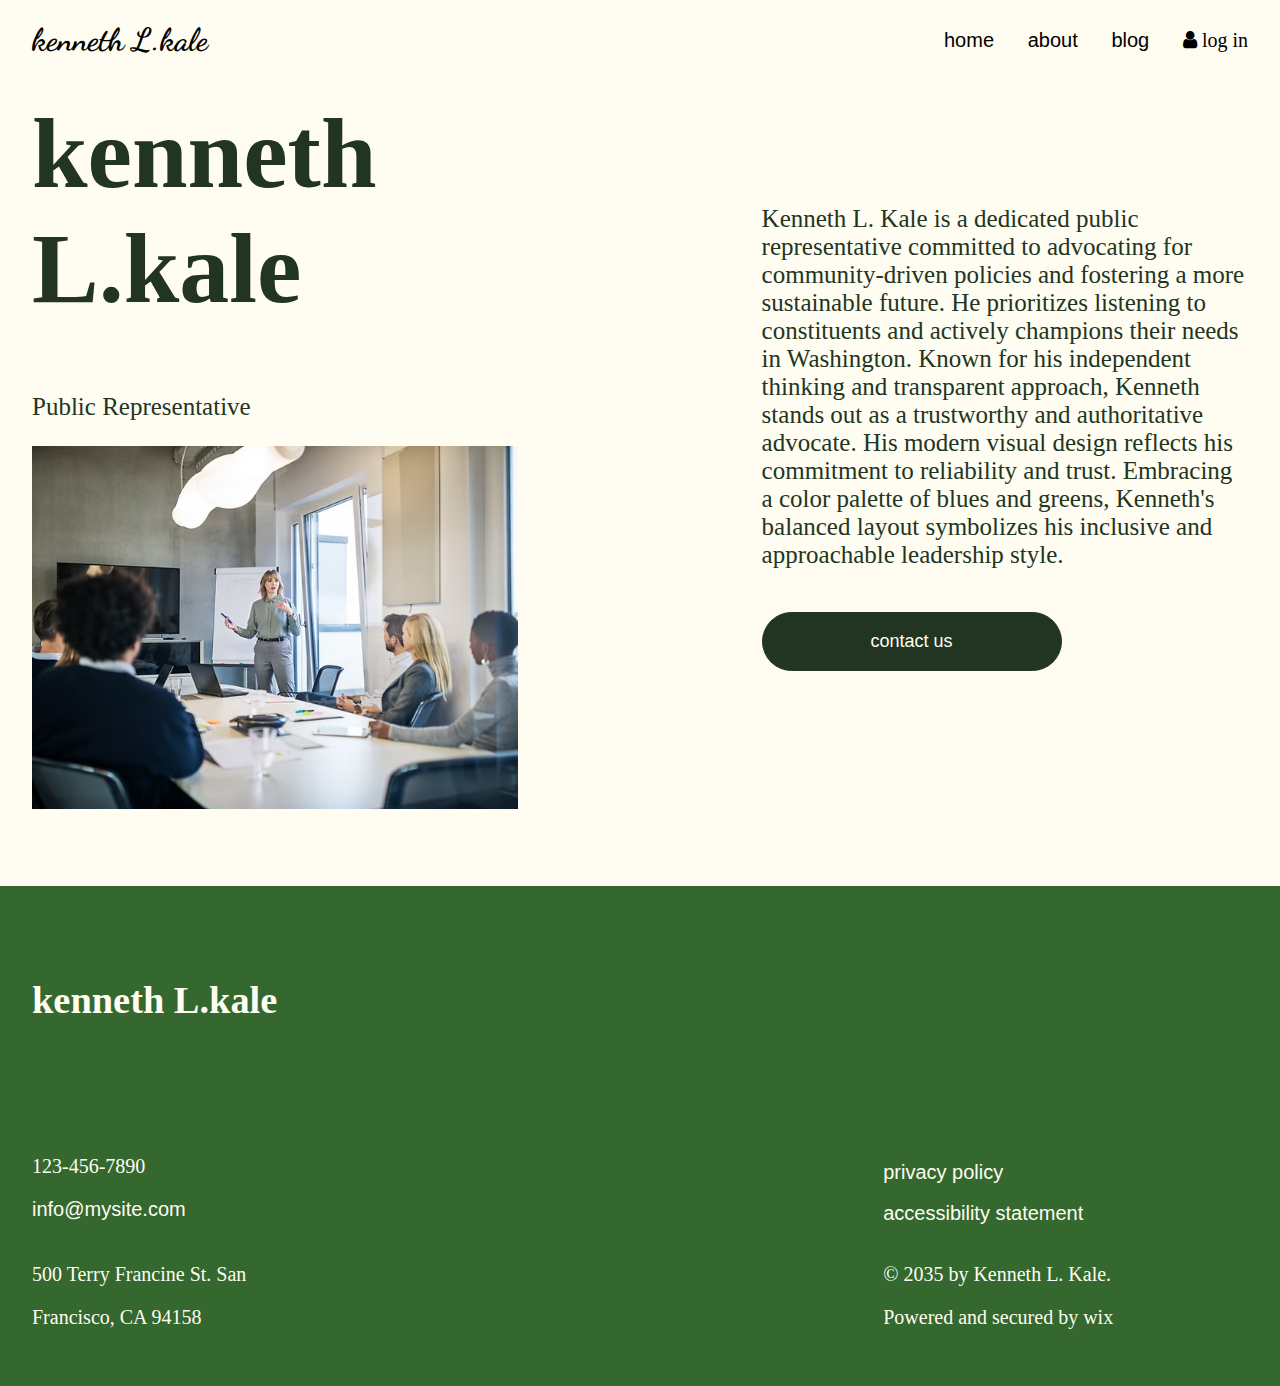
<file: შუალედური პროექტი/about.html>
<!DOCTYPE html>
<html lang="en">

<head>
    <meta charset="UTF-8">
    <meta name="viewport" content="width=device-width, initial-scale=1.0">
    <title>Document</title>
    <link rel="stylesheet" href="about.css">
    <link rel="stylesheet" href="https://cdnjs.cloudflare.com/ajax/libs/font-awesome/4.7.0/css/font-awesome.min.css">
</head>

<body>
    <header>
        <nav>
            <div id="d1">
                <h1 id="h1">kenneth L.kale</h1>
                <div id="d1-1">
                    <a href="index.html">home</a>
                    <a href="about.html">about</a>
                    <a href="blog.html">blog</a>
                    <a href="login.html"><i class="fa fa-user" style="font-size: 20px;"> log in</i></a>
                    <a id="menu-icon" href="menu.html"><i class="fa fa-bars" style="font-size: 25px;"></i></a>
                </div>
            </div>
        </nav>
    </header>
    <section>
        <div id="d2">
            <div id="d2-1">
                <h1>kenneth L.kale</h1>
                <p id="p1">Public Representative</p>
                <img src="aboutimage.avif" alt="photo">
            </div>
            <div id="d2-2">
                <p id="p1">Kenneth L. Kale is a dedicated public representative committed to advocating for
                    community-driven
                    policies and fostering
                    a more sustainable future. He prioritizes listening to constituents and actively champions their
                    needs
                    in Washington.
                    Known for his independent thinking and transparent approach, Kenneth stands out as a trustworthy and
                    authoritative
                    advocate. His modern visual design reflects his commitment to reliability and trust. Embracing a
                    color
                    palette of blues
                    and greens, Kenneth's balanced layout symbolizes his inclusive and approachable leadership style.
                </p>
                <br>
                <form>
                    <input type="submit" value="contact us">
                </form>
            </div>
        </div>
    </section>
    <br><br>
    <footer>
        <div id="d3">
            <div id="d3-1">
                <br><br><br>
                <h1>kenneth L.kale</h1>
                <br><br><br><br>
                <p>123-456-7890</p>
                <a href="#">info@mysite.com</a>
                <br><br>
                <p>500 Terry Francine St. San</p>
                <p>Francisco, CA 94158</p>
            </div>
            <div id="d3-2">
                <a href="#">privacy policy</a>
                <br>
                <a href="#">accessibility statement</a>
                <br>
                <p>© 2035 by Kenneth L. Kale.</p>
                <p>Powered and secured by wix</p>
            </div>
        </div>
    </footer>
</body>

</html>
</file>
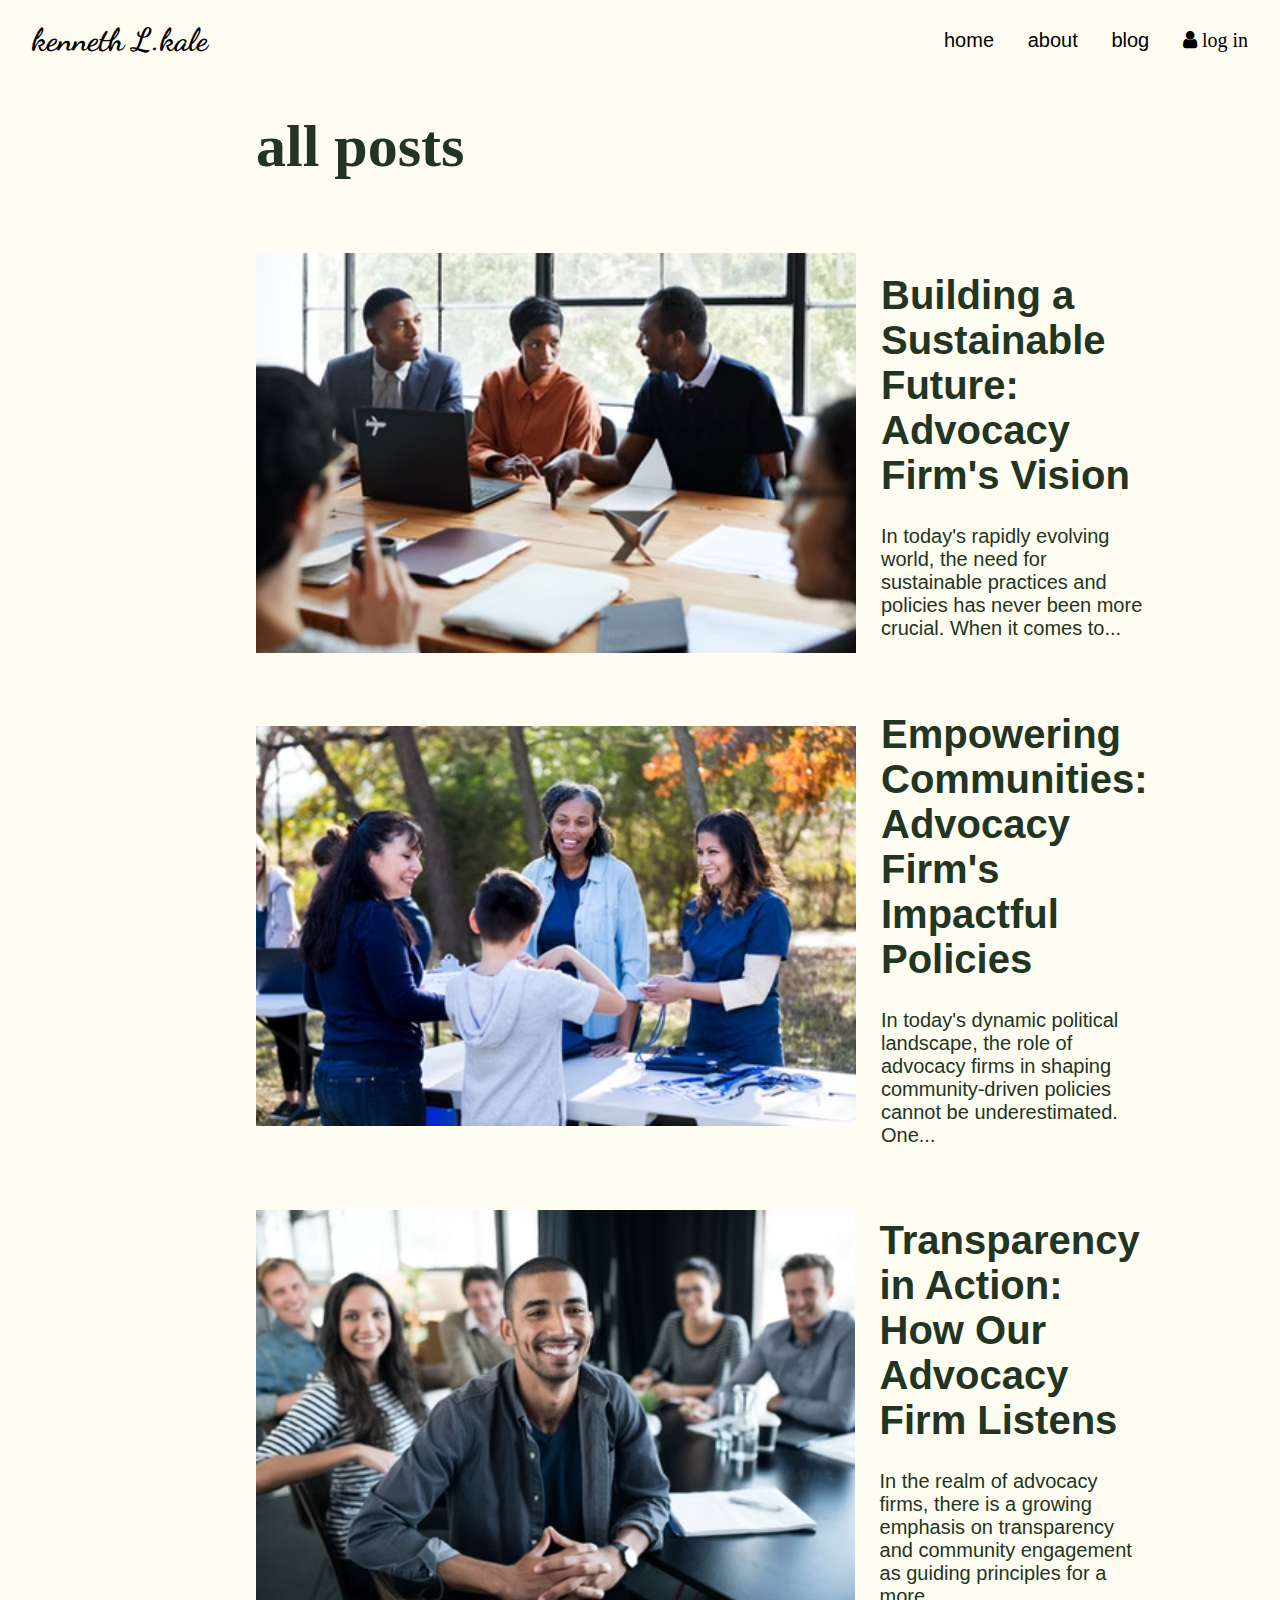
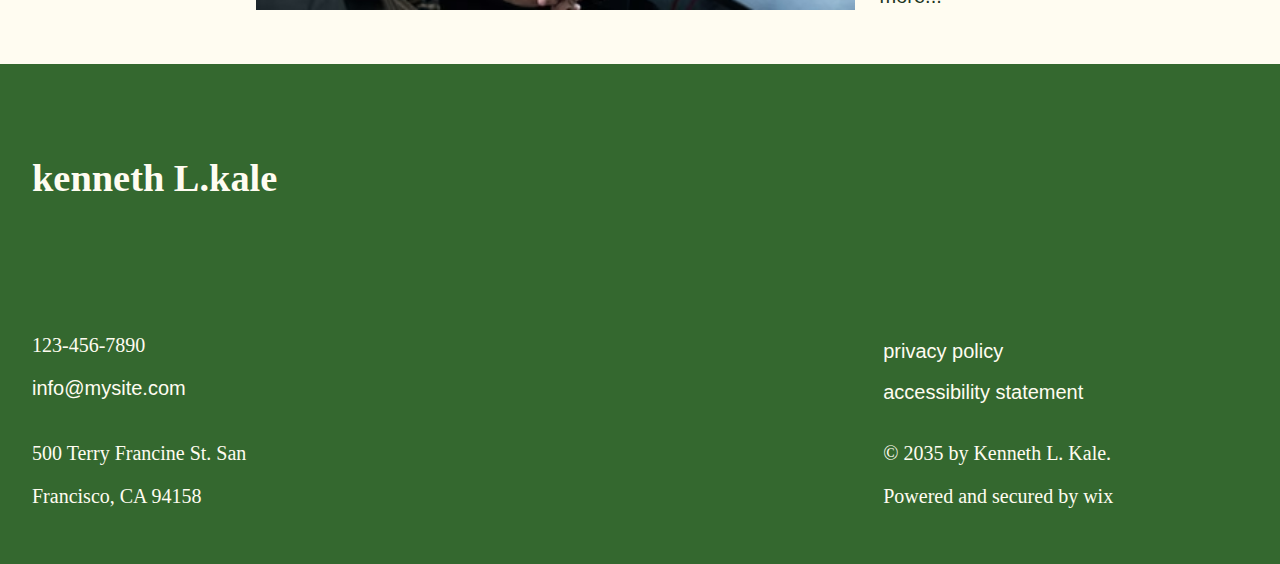
<file: შუალედური პროექტი/blog.html>
<!DOCTYPE html>
<html lang="en">

<head>
    <meta charset="UTF-8">
    <meta name="viewport" content="width=device-width, initial-scale=1.0">
    <title>Document</title>
    <link rel="stylesheet" href="blog.css">
    <link rel="stylesheet" href="https://cdnjs.cloudflare.com/ajax/libs/font-awesome/4.7.0/css/font-awesome.min.css">
</head>

<body>
    <header>
        <nav>
            <div id="d1">
                <h1 id="h1">kenneth L.kale</h1>
                <div id="d1-1">
                    <a href="index.html">home</a>
                    <a href="about.html">about</a>
                    <a href="blog.html">blog</a>
                    <a href="login.html"><i class="fa fa-user" style="font-size: 20px;"> log in</i></a>
                    <a id="menu-icon" href="menu.html"><i class="fa fa-bars" style="font-size: 25px;"></i></a>
                </div>
            </div>
        </nav>
    </header>
    <br><br><br><br>
    <section>
        <div id="d2">
            <h1 id="h2">all posts</h1>
            <div>
                <a id="a1" href="d7-1.html">
                    <img src="d7-1.avif" alt="photo">
                    <div id="d4">
                        <h1>Building a Sustainable Future: Advocacy Firm's Vision</h1>
                        <p>In today's rapidly evolving world, the need for sustainable practices and policies
                            has never
                            been
                            more crucial. When it
                            comes to...</p>
                    </div>
                </a>
            </div>
            <div>
                <a id="a1" href="d7-2.html">
                    <img src="d7-2.avif" alt="photo">
                    <div id="d4">
                        <h1>Empowering Communities: Advocacy Firm's Impactful Policies</h1>
                        <p>In today's dynamic political landscape, the role of advocacy firms in shaping
                            community-driven
                            policies cannot be
                            underestimated. One...</p>
                    </div>
                </a>
            </div>
            <div>
                <a id="a1" href="d7-3.html">
                    <img src="d7-3.avif" alt="photo">
                    <div id="d4">
                        <h1>Transparency in Action: How Our Advocacy Firm Listens</h1>
                        <p>In the realm of advocacy firms, there is a growing emphasis on transparency and
                            community
                            engagement as guiding
                            principles for a more...</p>
                    </div>
                </a>
            </div>
        </div>
    </section>
    <br><br>
    <footer>
        <div id="d9">
            <div id="d9-1">
                <br><br><br>
                <h1>kenneth L.kale</h1>
                <br><br><br><br>
                <p>123-456-7890</p>
                <a href="#">info@mysite.com</a>
                <br><br>
                <p>500 Terry Francine St. San</p>
                <p>Francisco, CA 94158</p>
            </div>
            <div id="d9-2">
                <a href="#">privacy policy</a>
                <br>
                <a href="#">accessibility statement</a>
                <br>
                <p>© 2035 by Kenneth L. Kale.</p>
                <p>Powered and secured by wix</p>
            </div>
        </div>
    </footer>
</body>

</html>
</file>
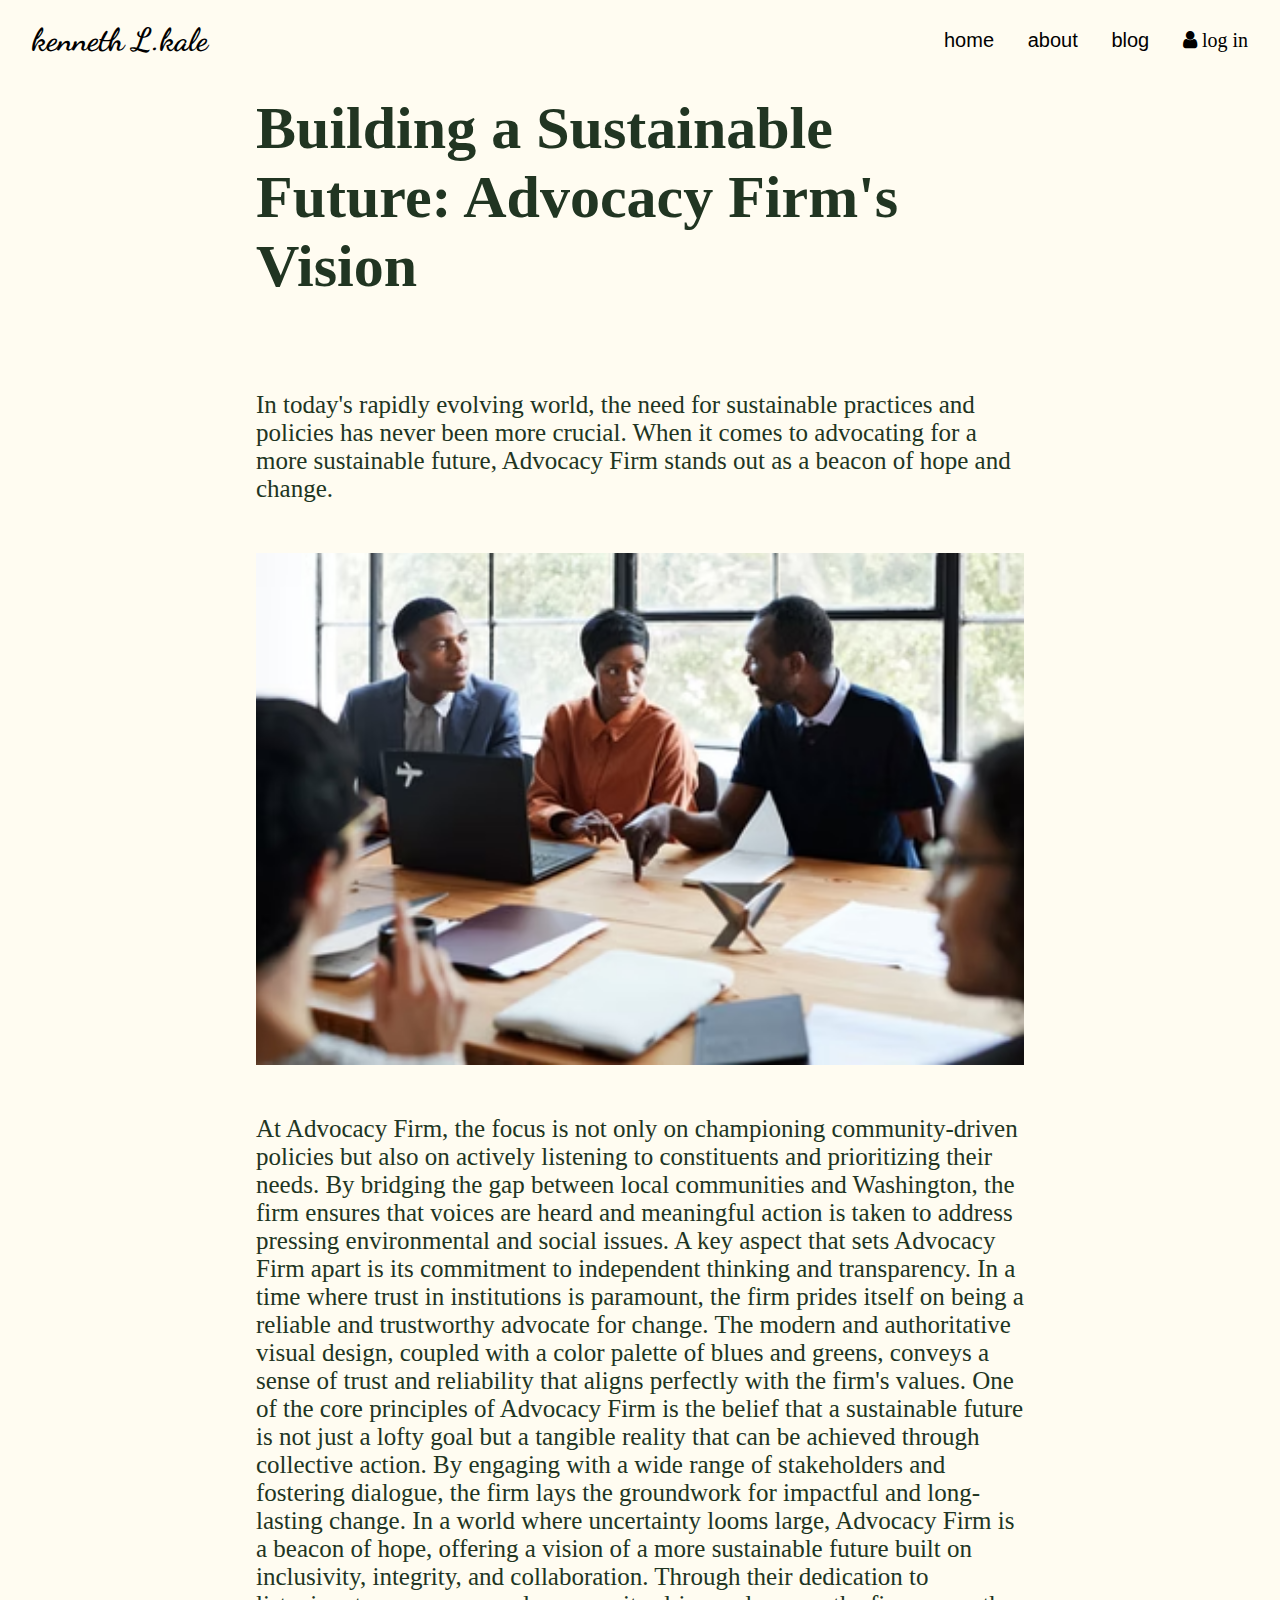
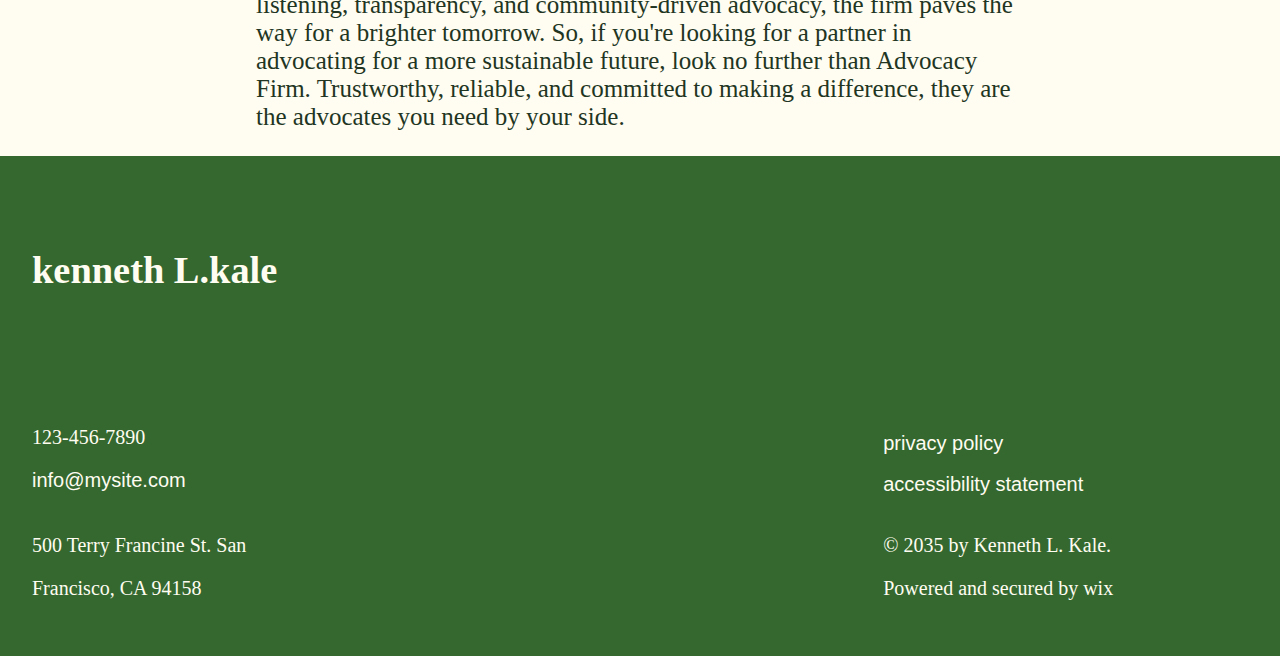
<file: შუალედური პროექტი/d7-1.html>
<!DOCTYPE html>
<html lang="en">

<head>
    <meta charset="UTF-8">
    <meta name="viewport" content="width=device-width, initial-scale=1.0">
    <title>Document</title>
    <link rel="stylesheet" href="d7-1.css">
    <link rel="stylesheet" href="https://cdnjs.cloudflare.com/ajax/libs/font-awesome/4.7.0/css/font-awesome.min.css">
</head>

<body>
    <header>
        <nav>
            <div id="d1">
                <h1 id="h1">kenneth L.kale</h1>
                <div id="d1-1">
                    <a href="index.html">home</a>
                    <a href="about.html">about</a>
                    <a href="blog.html">blog</a>
                    <a href="login.html"><i class="fa fa-user" style="font-size: 20px;"> log in</i></a>
                    <a id="menu-icon" href="menu.html"><i class="fa fa-bars" style="font-size: 25px;"></i></a>
                </div>
            </div>
        </nav>
    </header>
    <br><br><br>
    <section>
        <div id="d2">
            <h1 id="h2">Building a Sustainable Future: Advocacy Firm's Vision</h1>
            <p>In today's rapidly evolving world, the need for sustainable practices and policies has never been more
                crucial. When it
                comes to advocating for a more sustainable future, Advocacy Firm stands out as a beacon of hope and
                change.</p>
            <img src="d7-1.avif" alt="photo">
            <p>At Advocacy Firm, the focus is not only on championing community-driven policies but also on actively
                listening to
                constituents and prioritizing their needs. By bridging the gap between local communities and Washington,
                the firm
                ensures that voices are heard and meaningful action is taken to address pressing environmental and
                social issues.
                A key aspect that sets Advocacy Firm apart is its commitment to independent thinking and transparency.
                In a time where
                trust in institutions is paramount, the firm prides itself on being a reliable and trustworthy advocate
                for change. The
                modern and authoritative visual design, coupled with a color palette of blues and greens, conveys a
                sense of trust and
                reliability that aligns perfectly with the firm's values.
                One of the core principles of Advocacy Firm is the belief that a sustainable future is not just a lofty
                goal but a
                tangible reality that can be achieved through collective action. By engaging with a wide range of
                stakeholders and
                fostering dialogue, the firm lays the groundwork for impactful and long-lasting change.
                In a world where uncertainty looms large, Advocacy Firm is a beacon of hope, offering a vision of a more
                sustainable
                future built on inclusivity, integrity, and collaboration. Through their dedication to listening,
                transparency, and
                community-driven advocacy, the firm paves the way for a brighter tomorrow.
                So, if you're looking for a partner in advocating for a more sustainable future, look no further than
                Advocacy Firm.
                Trustworthy, reliable, and committed to making a difference, they are the advocates you need by your
                side.</p>
        </div>
    </section>
    <footer>
        <div id="d9">
            <div id="d9-1">
                <br><br><br>
                <h1>kenneth L.kale</h1>
                <br><br><br><br>
                <p>123-456-7890</p>
                <a href="#">info@mysite.com</a>
                <br><br>
                <p>500 Terry Francine St. San</p>
                <p>Francisco, CA 94158</p>
            </div>
            <div id="d9-2">
                <a href="#">privacy policy</a>
                <br>
                <a href="#">accessibility statement</a>
                <br>
                <p>© 2035 by Kenneth L. Kale.</p>
                <p>Powered and secured by wix</p>
            </div>
        </div>
    </footer>
</body>

</html>
</file>
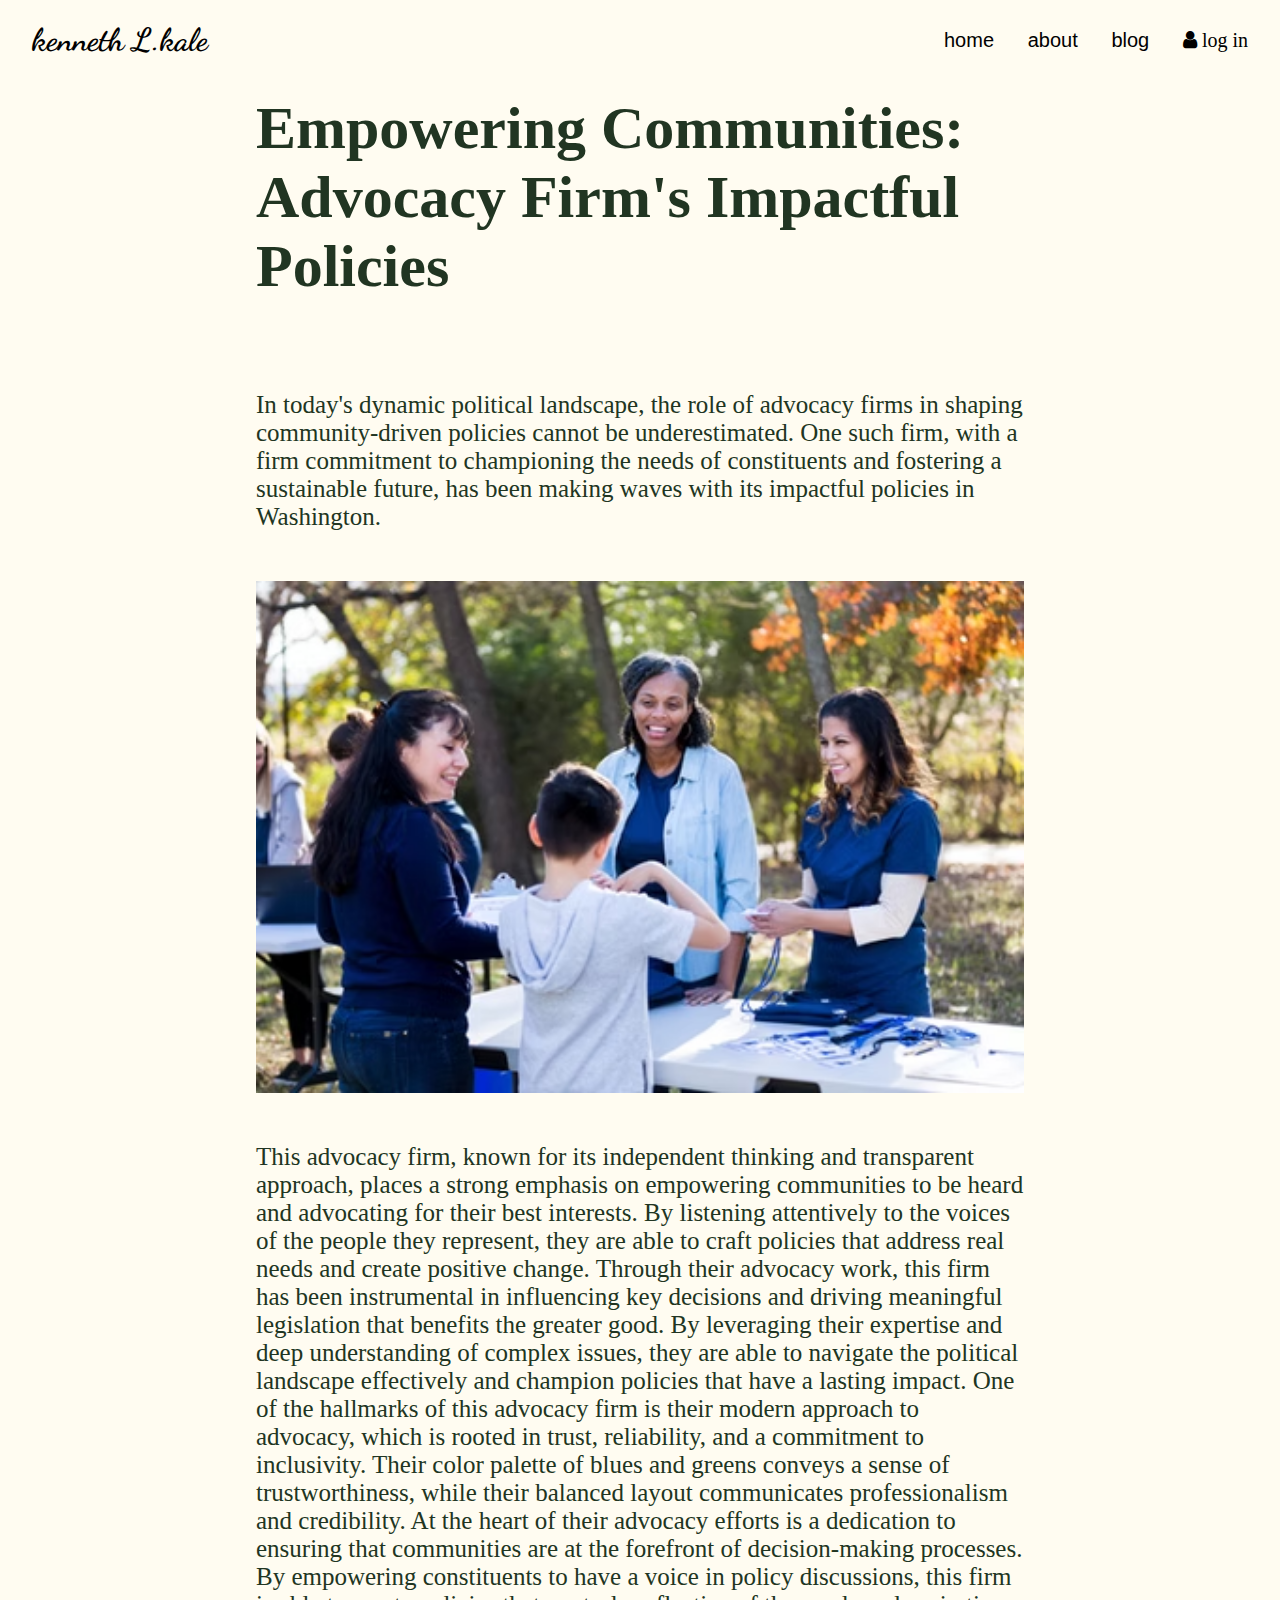
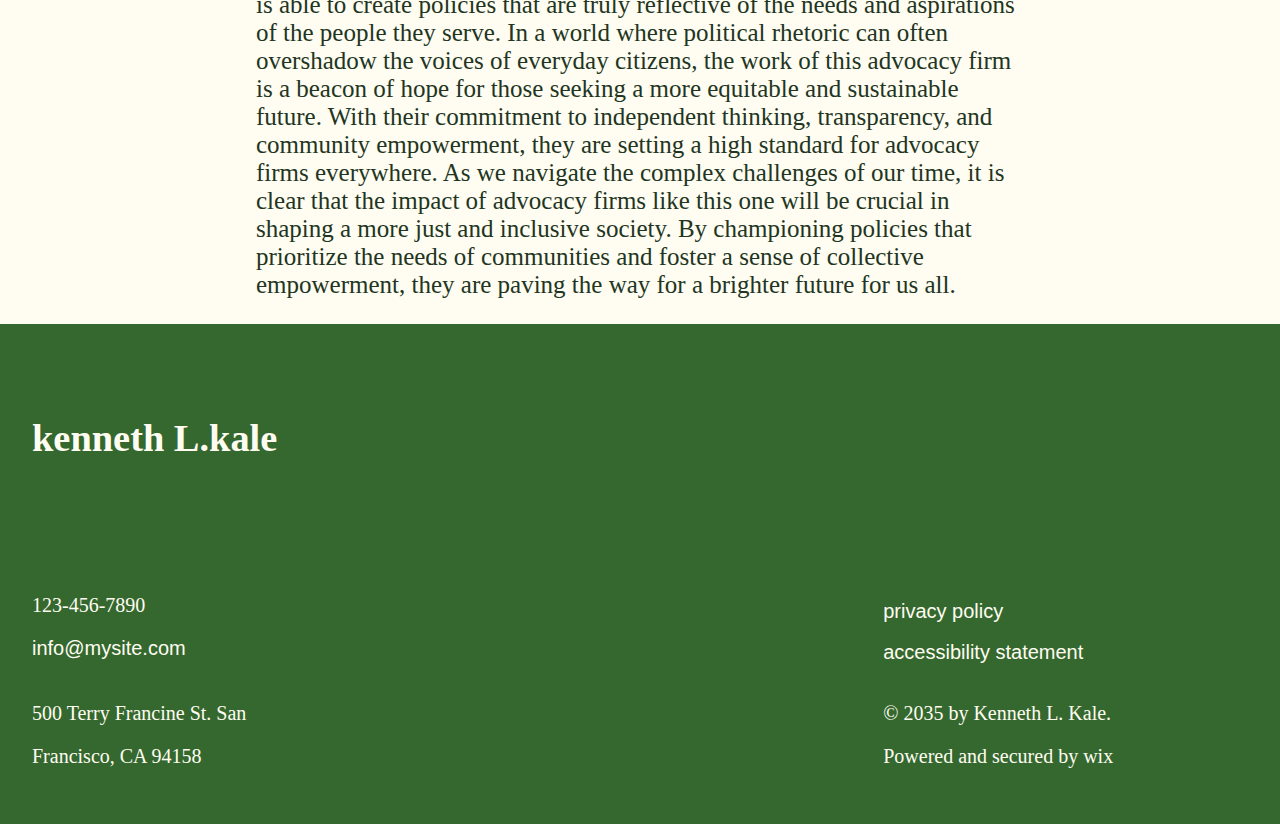
<file: შუალედური პროექტი/d7-2.html>
<!DOCTYPE html>
<html lang="en">

<head>
    <meta charset="UTF-8">
    <meta name="viewport" content="width=device-width, initial-scale=1.0">
    <title>Document</title>
    <link rel="stylesheet" href="d7-1.css">
    <link rel="stylesheet" href="https://cdnjs.cloudflare.com/ajax/libs/font-awesome/4.7.0/css/font-awesome.min.css">
</head>

<body>
    <header>
        <nav>
            <div id="d1">
                <h1 id="h1">kenneth L.kale</h1>
                <div id="d1-1">
                    <a href="index.html">home</a>
                    <a href="about.html">about</a>
                    <a href="blog.html">blog</a>
                    <a href="login.html"><i class="fa fa-user" style="font-size: 20px;"> log in</i></a>
                    <a id="menu-icon" href="menu.html"><i class="fa fa-bars" style="font-size: 25px;"></i></a>
                </div>
            </div>
        </nav>
    </header>
    <br><br><br>
    <section>
        <div id="d2">
            <h1 id="h2">Empowering Communities: Advocacy Firm's Impactful Policies</h1>
            <p>In today's dynamic political landscape, the role of advocacy firms in shaping community-driven policies
                cannot be
                underestimated. One such firm, with a firm commitment to championing the needs of constituents and
                fostering a
                sustainable future, has been making waves with its impactful policies in Washington.</p>
            <img src="d7-2.avif" alt="photo">
            <p>This advocacy firm, known for its independent thinking and transparent approach, places a strong emphasis
                on empowering
                communities to be heard and advocating for their best interests. By listening attentively to the voices
                of the people
                they represent, they are able to craft policies that address real needs and create positive change.
                Through their advocacy work, this firm has been instrumental in influencing key decisions and driving
                meaningful
                legislation that benefits the greater good. By leveraging their expertise and deep understanding of
                complex issues, they
                are able to navigate the political landscape effectively and champion policies that have a lasting
                impact.
                One of the hallmarks of this advocacy firm is their modern approach to advocacy, which is rooted in
                trust, reliability,
                and a commitment to inclusivity. Their color palette of blues and greens conveys a sense of
                trustworthiness, while their
                balanced layout communicates professionalism and credibility.
                At the heart of their advocacy efforts is a dedication to ensuring that communities are at the forefront
                of
                decision-making processes. By empowering constituents to have a voice in policy discussions, this firm
                is able to create
                policies that are truly reflective of the needs and aspirations of the people they serve.
                In a world where political rhetoric can often overshadow the voices of everyday citizens, the work of
                this advocacy firm
                is a beacon of hope for those seeking a more equitable and sustainable future. With their commitment to
                independent
                thinking, transparency, and community empowerment, they are setting a high standard for advocacy firms
                everywhere.
                As we navigate the complex challenges of our time, it is clear that the impact of advocacy firms like
                this one will be
                crucial in shaping a more just and inclusive society. By championing policies that prioritize the needs
                of communities
                and foster a sense of collective empowerment, they are paving the way for a brighter future for us all.
            </p>
        </div>
    </section>
    <footer>
        <div id="d9">
            <div id="d9-1">
                <br><br><br>
                <h1>kenneth L.kale</h1>
                <br><br><br><br>
                <p>123-456-7890</p>
                <a href="#">info@mysite.com</a>
                <br><br>
                <p>500 Terry Francine St. San</p>
                <p>Francisco, CA 94158</p>
            </div>
            <div id="d9-2">
                <a href="#">privacy policy</a>
                <br>
                <a href="#">accessibility statement</a>
                <br>
                <p>© 2035 by Kenneth L. Kale.</p>
                <p>Powered and secured by wix</p>
            </div>
        </div>
    </footer>
</body>

</html>
</file>
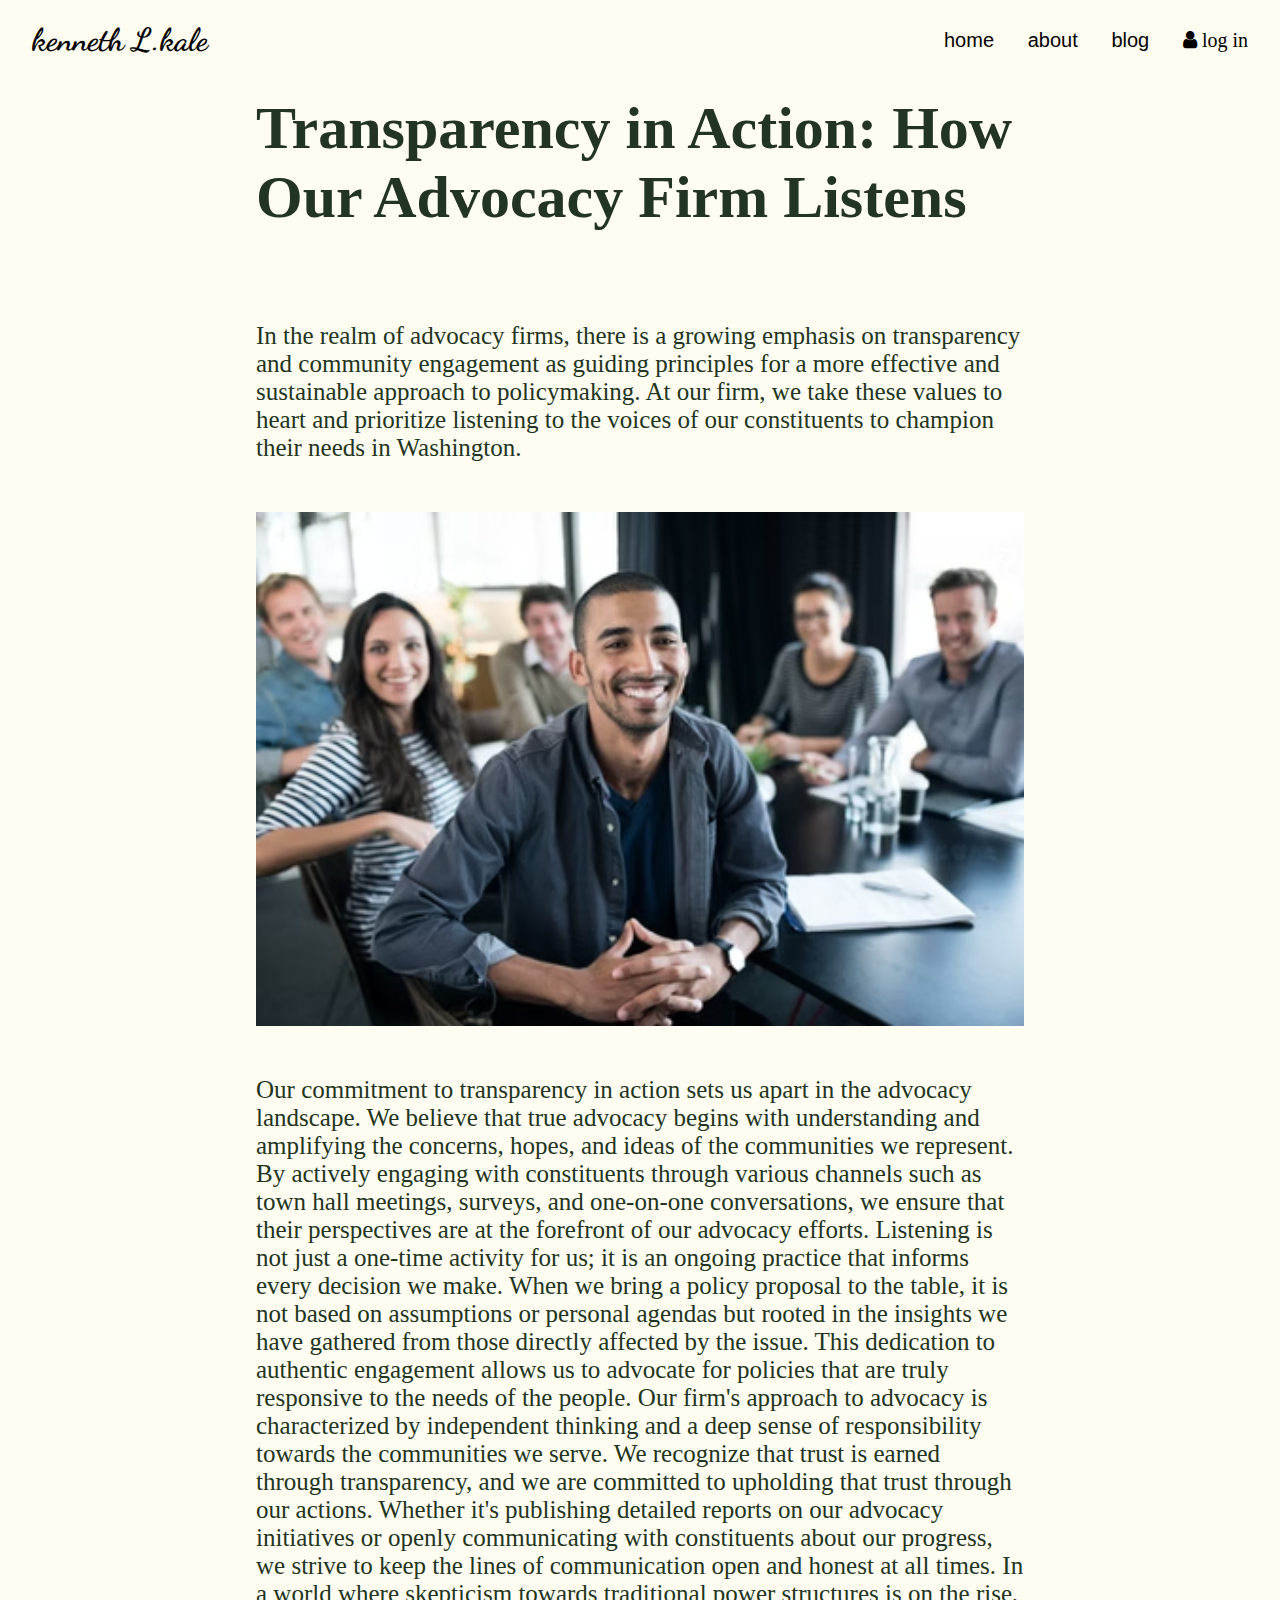
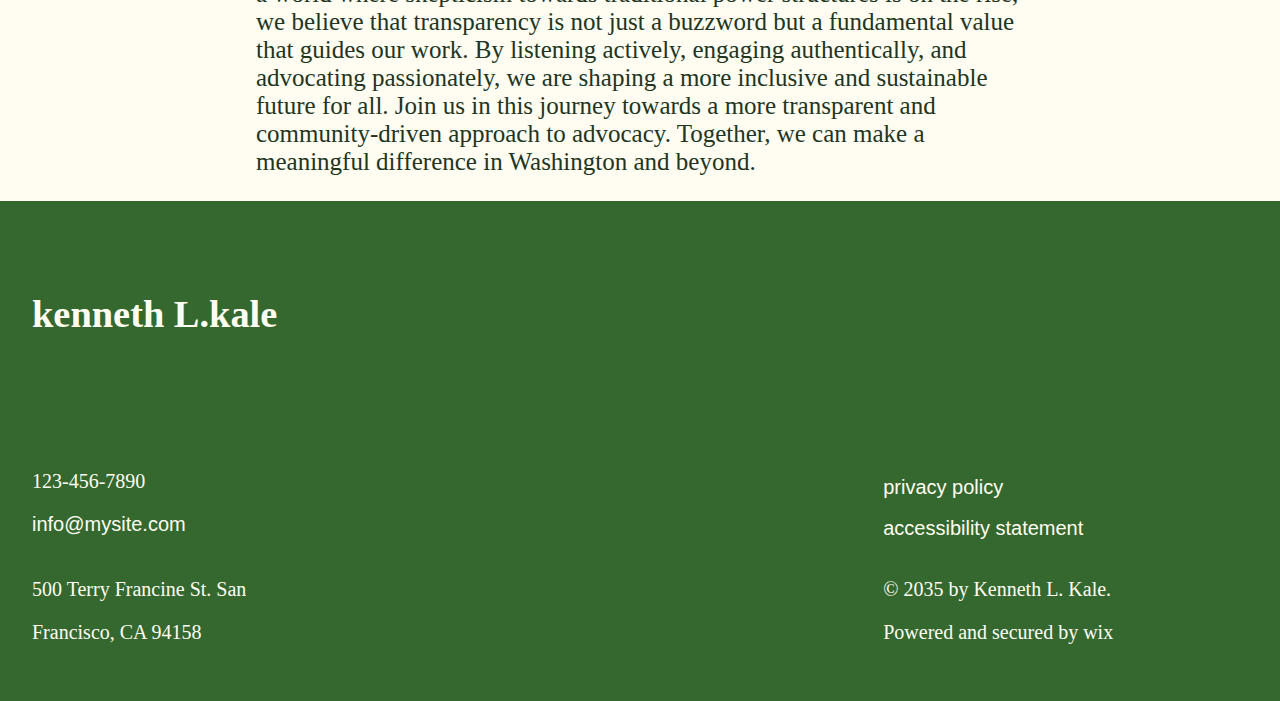
<file: შუალედური პროექტი/d7-3.html>
<!DOCTYPE html>
<html lang="en">

<head>
    <meta charset="UTF-8">
    <meta name="viewport" content="width=device-width, initial-scale=1.0">
    <title>Document</title>
    <link rel="stylesheet" href="d7-1.css">
    <link rel="stylesheet" href="https://cdnjs.cloudflare.com/ajax/libs/font-awesome/4.7.0/css/font-awesome.min.css">
</head>

<body>
    <header>
        <nav>
            <div id="d1">
                <h1 id="h1">kenneth L.kale</h1>
                <div id="d1-1">
                    <a href="index.html">home</a>
                    <a href="about.html">about</a>
                    <a href="blog.html">blog</a>
                    <a href="login.html"><i class="fa fa-user" style="font-size: 20px;"> log in</i></a>
                    <a id="menu-icon" href="menu.html"><i class="fa fa-bars" style="font-size: 25px;"></i></a>
                </div>
            </div>
        </nav>
    </header>
    <br><br><br>
    <section>
        <div id="d2">
            <h1 id="h2">Transparency in Action: How Our Advocacy Firm Listens</h1>
            <p>In the realm of advocacy firms, there is a growing emphasis on transparency and community engagement as
                guiding
                principles for a more effective and sustainable approach to policymaking. At our firm, we take these
                values to heart and
                prioritize listening to the voices of our constituents to champion their needs in Washington.</p>
            <img src="d7-3.avif" alt="photo">
            <p>Our commitment to transparency in action sets us apart in the advocacy landscape. We believe that true
                advocacy begins
                with understanding and amplifying the concerns, hopes, and ideas of the communities we represent. By
                actively engaging
                with constituents through various channels such as town hall meetings, surveys, and one-on-one
                conversations, we ensure
                that their perspectives are at the forefront of our advocacy efforts.
                Listening is not just a one-time activity for us; it is an ongoing practice that informs every decision
                we make. When we
                bring a policy proposal to the table, it is not based on assumptions or personal agendas but rooted in
                the insights we
                have gathered from those directly affected by the issue. This dedication to authentic engagement allows
                us to advocate
                for policies that are truly responsive to the needs of the people.
                Our firm's approach to advocacy is characterized by independent thinking and a deep sense of
                responsibility towards the
                communities we serve. We recognize that trust is earned through transparency, and we are committed to
                upholding that
                trust through our actions. Whether it's publishing detailed reports on our advocacy initiatives or
                openly communicating
                with constituents about our progress, we strive to keep the lines of communication open and honest at
                all times.
                In a world where skepticism towards traditional power structures is on the rise, we believe that
                transparency is not
                just a buzzword but a fundamental value that guides our work. By listening actively, engaging
                authentically, and
                advocating passionately, we are shaping a more inclusive and sustainable future for all.
                Join us in this journey towards a more transparent and community-driven approach to advocacy. Together,
                we can make a
                meaningful difference in Washington and beyond.</p>
        </div>
    </section>
    <footer>
        <div id="d9">
            <div id="d9-1">
                <br><br><br>
                <h1>kenneth L.kale</h1>
                <br><br><br><br>
                <p>123-456-7890</p>
                <a href="#">info@mysite.com</a>
                <br><br>
                <p>500 Terry Francine St. San</p>
                <p>Francisco, CA 94158</p>
            </div>
            <div id="d9-2">
                <a href="#">privacy policy</a>
                <br>
                <a href="#">accessibility statement</a>
                <br>
                <p>© 2035 by Kenneth L. Kale.</p>
                <p>Powered and secured by wix</p>
            </div>
        </div>
    </footer>
</body>

</html>
</file>
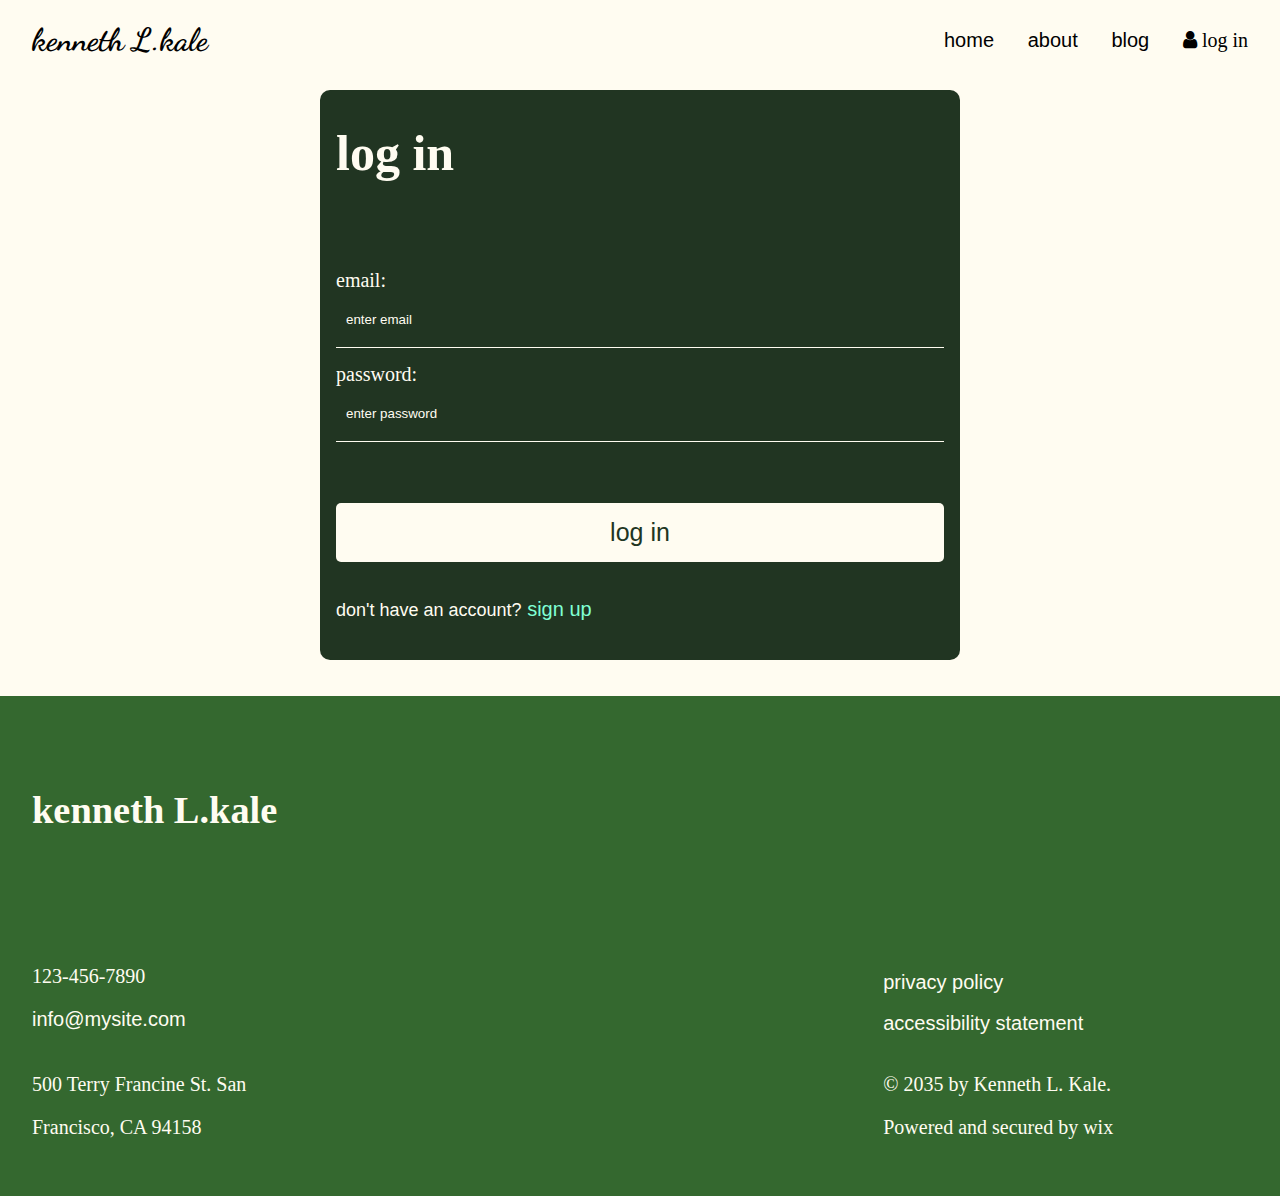
<file: შუალედური პროექტი/login.html>
<!DOCTYPE html>
<html lang="en">

<head>
    <meta charset="UTF-8">
    <meta name="viewport" content="width=device-width, initial-scale=1.0">
    <title>Document</title>
    <link rel="stylesheet" href="login.css">
    <link rel="stylesheet" href="https://cdnjs.cloudflare.com/ajax/libs/font-awesome/4.7.0/css/font-awesome.min.css">
</head>

<body>
    <header>
        <nav>
            <div id="d1">
                <h1 id="h1">kenneth L.kale</h1>
                <div id="d1-1">
                    <a href="index.html">home</a>
                    <a href="about.html">about</a>
                    <a href="blog.html">blog</a>
                    <a href="login.html"><i class="fa fa-user" style="font-size: 20px;"> log in</i></a>
                    <a id="menu-icon" href="menu.html"><i class="fa fa-bars" style="font-size: 25px;"></i></a>
                </div>
            </div>
        </nav>
    </header>
    <br><br><br><br><br>
    <section>
        <div id="d2">
            <form>
                <h1>log in</h1>
                <br><br><br>
                <label>email:</label>
                <br>
                <input type="email" placeholder="enter email" required>
                <br>
                <label>password:</label>
                <br>
                <input type="password" placeholder="enter password" required>
                <br><br><br>
                <input type="submit" value="log in">
                <br><br>
                <p>don't have an account?<a href="signup.html"> sign up</a></p>
                <br>
            </form>
        </div>
    </section>
    <br><br>
    <footer>
        <div id="d9">
            <div id="d9-1">
                <br><br><br>
                <h1>kenneth L.kale</h1>
                <br><br><br><br>
                <p>123-456-7890</p>
                <a href="#">info@mysite.com</a>
                <br><br>
                <p>500 Terry Francine St. San</p>
                <p>Francisco, CA 94158</p>
            </div>
            <div id="d9-2">
                <a href="#">privacy policy</a>
                <br>
                <a href="#">accessibility statement</a>
                <br>
                <p>© 2035 by Kenneth L. Kale.</p>
                <p>Powered and secured by wix</p>
            </div>
        </div>
    </footer>
</body>

</html>
</file>
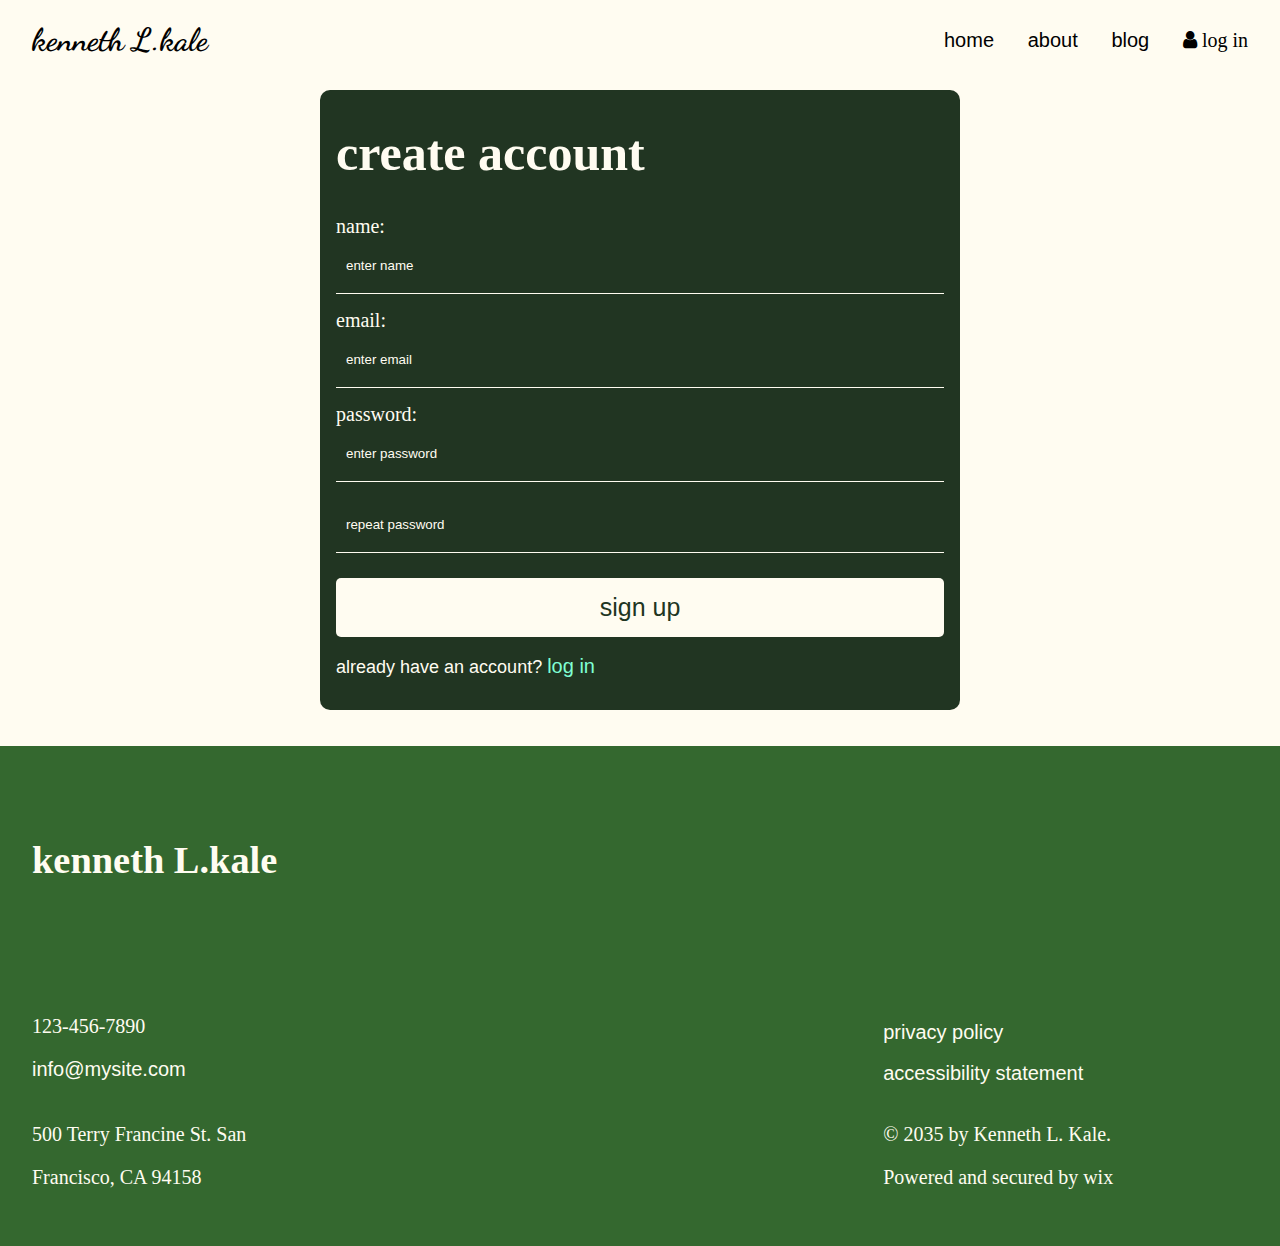
<file: შუალედური პროექტი/signup.html>
<!DOCTYPE html>
<html lang="en">

<head>
    <meta charset="UTF-8">
    <meta name="viewport" content="width=device-width, initial-scale=1.0">
    <title>Document</title>
    <link rel="stylesheet" href="signup.css">
    <link rel="stylesheet" href="https://cdnjs.cloudflare.com/ajax/libs/font-awesome/4.7.0/css/font-awesome.min.css">
</head>

<body>
    <header>
        <nav>
            <div id="d1">
                <h1 id="h1">kenneth L.kale</h1>
                <div id="d1-1">
                    <a href="index.html">home</a>
                    <a href="about.html">about</a>
                    <a href="blog.html">blog</a>
                    <a href="login.html"><i class="fa fa-user" style="font-size: 20px;"> log in</i></a>
                    <a id="menu-icon" href="menu.html"><i class="fa fa-bars" style="font-size: 25px;"></i></a>
                </div>
            </div>
        </nav>
    </header>
    <br><br><br><br><br>
    <section>
        <div id="d2">
            <form>
                <h1>create account</h1>
                <label>name:</label>
                <input type="text" placeholder="enter name" required>
                <label>email:</label>
                <input type="email" placeholder="enter email" required>
                <label>password:</label>
                <input type="password" placeholder="enter password" required>
                <input type="password" placeholder="repeat password" required>
                <input type="submit" value="sign up">
                <p id="p1">already have an account? <a href="login.html">log in</a></p>
            </form>
        </div>
    </section>
    <br><br>
    <footer>
        <div id="d9">
            <div id="d9-1">
                <br><br><br>
                <h1>kenneth L.kale</h1>
                <br><br><br><br>
                <p>123-456-7890</p>
                <a href="#">info@mysite.com</a>
                <br><br>
                <p>500 Terry Francine St. San</p>
                <p>Francisco, CA 94158</p>
            </div>
            <div id="d9-2">
                <a href="#">privacy policy</a>
                <br>
                <a href="#">accessibility statement</a>
                <br>
                <p>© 2035 by Kenneth L. Kale.</p>
                <p>Powered and secured by wix</p>
            </div>
        </div>
    </footer>
</body>

</html>
</file>
<file: შუალედური პროექტი/about.css>
* {
    box-sizing: border-box;
}

body {
    margin: 0;
    background-color: #fffcf1;
}

@font-face {
    font-family: dancing;
    src: url(DancingScript-VariableFont_wght.ttf);
}

#h1 {
    font-family: dancing;
}

nav {
    background-color: #fffcf1;
    width: 100%;
    display: flex;
    justify-content: center;
    position: fixed;
}

#d1 {
    width: 95%;
    display: flex;
    justify-content: space-between;
    align-items: center;
}

#d1-1 {
    width: 25%;
    display: flex;
    justify-content: space-between;
}

a {
    font-size: 20px;
    font-family: sans-serif;
    text-decoration: none;
    color: black;
}

#menu-icon {
    display: none;
}

#d2 {
    height: 850px;
    width: 95%;
    margin: auto;
    display: flex;
    justify-content: space-between;
    align-items: center;
}

#d2-1 {
    height: auto;
    width: 40%;
}

#d2-2 {
    height: auto;
    width: 40%;
}

#d2-1:first-child {
    font-size: 50px;
    color: #213522;
}

#p1 {
    font-size: 25px;
    color: #213522;
}

img {
    width: 100%;
    height: auto;
}

input {
    font-size: 18px;
    width: 300px;
    padding: 18px;
    border: 1px solid #213522;
    border-radius: 50px;
    cursor: pointer;
    transition-duration: 0.5s;
    background-color: #213522;
    color: #fffcf1;
}

input:hover {
    background-color: #fffcf1;
    color: #213522;
    transition-duration: 0.5s;
}

#d3 {
    width: 95%;
    margin: auto;
    display: flex;
    justify-content: space-between;
    align-items: flex-end;
}

footer {
    background-color: rgb(52, 104, 47);
    height: 500px;
}

#d3-1 *:not(h1) {
    color: #fffcf1;
    font-size: 20px;
}

#d3-1:first-child {
    color: #fffcf1;
    font-size: larger;
}

#d3-2 * {
    display: flex;
    flex-direction: column;
    color: #fffcf1;
    font-size: 20px;
}

#d3-2 {
    width: 30%;
}

@media screen and (max-width: 768px) {
    #d1-1>*:not(#menu-icon) {
        display: none;
    }

    #d1-1 {
        width: 22px;
    }

    #menu-icon {
        display: block;
        cursor: pointer;
    }

    #d2 {
        flex-direction: column;
        height: auto;
    }

    #d2-1,
    #d2-2 {
        width: 100%;
    }

    input {
        width: 100%;
    }

    footer {
        height: auto;
    }

    #d3 {
        height: auto;
        display: flex;
        flex-direction: column;
        justify-content: flex-start;
    }

    #d3-1,
    #d3-2 {
        width: 95%;
        margin-top: 50px;
    }

    #d3-1 *:not(h1),
    #d3-2 * {
        font-size: 25px;
    }
}
</file>
<file: შუალედური პროექტი/blog.css>
* {
    box-sizing: border-box;
}

body {
    margin: 0;
    background-color: #fffcf1;
}

@font-face {
    font-family: dancing;
    src: url(DancingScript-VariableFont_wght.ttf);
}

#h1 {
    font-family: dancing;
}

nav {
    width: 100%;
    display: flex;
    justify-content: center;
    position: fixed;
    background-color: #fffcf1;
}

#d1 {
    width: 95%;
    display: flex;
    justify-content: space-between;
    align-items: center;
}

#d1-1 {
    width: 25%;
    display: flex;
    justify-content: space-between;
}

a {
    font-size: 20px;
    font-family: sans-serif;
    text-decoration: none;
    color: black;
}

#menu-icon {
    display: none;
}

section * {
    color: #213522;
}

#d2 {
    margin: auto;
    width: 60%;
    row-gap: 25px;
    display: grid;
    grid-template-columns: auto;
}

img[src="d7-1.avif"],
img[src="d7-2.avif"],
img[src="d7-3.avif"] {
    width: 600px;
    height: 400px;
}

#h2 {
    font-size: 60px;
}

#d4:hover {
    cursor: pointer;
    opacity: 0.8;
}

#a1 {
    display: flex;
    align-items: center;
    column-gap: 25px;
}

#d9 {
    width: 95%;
    margin: auto;
    display: flex;
    justify-content: space-between;
    align-items: flex-end;
}

footer {
    background-color: rgb(52, 104, 47);
    height: 500px;
}

#d9-1 *:not(h1) {
    color: #fffcf1;
    font-size: 20px;
}

#d9-1:first-child {
    color: #fffcf1;
    font-size: larger;
}

#d9-2 * {
    display: flex;
    flex-direction: column;
    color: #fffcf1;
    font-size: 20px;
}

#d9-2 {
    width: 30%;
}

@media screen and (max-width: 768px) {
    #d1-1>*:not(#menu-icon) {
        display: none;
    }

    #d1-1 {
        width: 22px;
    }

    #menu-icon {
        display: block;
        cursor: pointer;
    }

    #a1 {
        flex-direction: column;
    }

    #d2 {
        width: 95%;
    }

    img[src="d7-1.avif"],
    img[src="d7-2.avif"],
    img[src="d7-3.avif"] {
        width: 100%;
        height: auto;
    }

    footer {
        height: auto;
    }

    #d9 {
        height: auto;
        display: flex;
        flex-direction: column;
        justify-content: flex-start;
    }

    #d9-1,
    #d9-2 {
        width: 95%;
        margin-top: 50px;
    }

    #d9-1 *:not(h1),
    #d9-2 * {
        font-size: 25px;
    }
}
</file>
<file: შუალედური პროექტი/d7-1.css>
* {
    box-sizing: border-box;
}

body {
    margin: 0;
    background-color: #fffcf1;
}

@font-face {
    font-family: dancing;
    src: url(DancingScript-VariableFont_wght.ttf);
}

#h1 {
    font-family: dancing;
}

nav {
    width: 100%;
    display: flex;
    justify-content: center;
    position: fixed;
    background-color: #fffcf1;
}

#d1 {
    width: 95%;
    display: flex;
    justify-content: space-between;
    align-items: center;
}

#d1-1 {
    width: 25%;
    display: flex;
    justify-content: space-between;
}

a {
    font-size: 20px;
    font-family: sans-serif;
    text-decoration: none;
    color: black;
}

section * {
    color: #213522;
}

#d2 {
    width: 50%;
    margin: auto;
}

img {
    width: 100%;
    height: auto;
}

#h2 {
    font-size: 60px;
}

#menu-icon {
    display: none;
}

#d2 {
    margin: auto;
    width: 60%;
    row-gap: 25px;
    display: grid;
    grid-template-columns: auto;
}

img {
    width: 100%;
    height: auto;
}

#h2 {
    font-size: 60px;
}

p {
    font-size: 25px;
}

#d4:hover {
    cursor: pointer;
    opacity: 0.8;
}

#a1 {
    display: flex;
    align-items: center;
    column-gap: 25px;
}

#d9 {
    width: 95%;
    margin: auto;
    display: flex;
    justify-content: space-between;
    align-items: flex-end;
}

footer {
    background-color: rgb(52, 104, 47);
    height: 500px;
}

#d9-1 *:not(h1) {
    color: #fffcf1;
    font-size: 20px;
}

#d9-1:first-child {
    color: #fffcf1;
    font-size: larger;
}

#d9-2 * {
    display: flex;
    flex-direction: column;
    color: #fffcf1;
    font-size: 20px;
}

#d9-2 {
    width: 30%;
}

@media screen and (max-width: 768px) {
    #d1-1>*:not(#menu-icon) {
        display: none;
    }

    #d1-1 {
        width: 22px;
    }

    #menu-icon {
        display: block;
        cursor: pointer;
    }

    #d2 {
        width: 95%;
        height: auto;
    }

    img {
        width: 100%;
        height: auto;
    }

    footer {
        height: auto;
    }

    #d9 {
        height: auto;
        display: flex;
        flex-direction: column;
        justify-content: flex-start;
    }

    #d9-1,
    #d9-2 {
        width: 95%;
        margin-top: 50px;
    }

    #d9-1 *:not(h1),
    #d9-2 * {
        font-size: 25px;
    }
}
</file>
<file: შუალედური პროექტი/login.css>
* {
    box-sizing: border-box;
}

body {
    margin: 0;
    background-color: #fffcf1;
}

@font-face {
    font-family: dancing;
    src: url(DancingScript-VariableFont_wght.ttf);
}

#h1 {
    font-family: dancing;
}

nav {
    width: 100%;
    display: flex;
    justify-content: center;
    position: fixed;
    background-color: #fffcf1;
}

#d1 {
    width: 95%;
    display: flex;
    justify-content: space-between;
    align-items: center;
}

#d1-1 {
    width: 25%;
    display: flex;
    justify-content: space-between;
}

a {
    font-size: 20px;
    font-family: sans-serif;
    text-decoration: none;
    color: black;
}

#menu-icon {
    display: none;
}

#d2 {
    background-color: #213522;
    width: 50%;
    height: 570px;
    margin: auto;
    display: flex;
    align-items: center;
    flex-direction: column;
    border-radius: 10px;
}

form {
    width: 95%;
}

form:first-child {
    align-items: center;
}

form * {
    color: #fffcf1;
}

input[type="email"],
input[type="password"] {
    width: 100%;
    padding: 20px;
    border: none;
    margin-bottom: 15px;
    padding-left: 10px;
    background-color: #213522;
    border-bottom: 1px solid #fffcf1;
}

input[type="email"]::placeholder,
input[type="password"]::placeholder {
    color: #fffcf1;
}

input[type="email"]:focus,
input[type="password"]:focus {
    outline: none;
    border-bottom: 2px solid #fffcf1;
}

input[type="submit"] {
    width: 100%;
    padding: 15px;
    border: none;
    border-radius: 5px;
    background-color: #fffcf1;
    color: #213522;
    font-size: 18px;
    cursor: pointer;
    margin-top: 10px;
    font-size: 25px;
}

label {
    font-size: 20px;
}

#d2 h1 {
    font-size: 50px;
}

#d2 p {
    font-family: sans-serif;
    font-size: 18px;
    align-items: center;
}

form a {
    align-items: center;
    color: aquamarine;
}

#d9 {
    width: 95%;
    margin: auto;
    display: flex;
    justify-content: space-between;
    align-items: flex-end;
}

footer {
    background-color: rgb(52, 104, 47);
    height: 500px;
}

#d9-1 *:not(h1) {
    color: #fffcf1;
    font-size: 20px;
}

#d9-1:first-child {
    color: #fffcf1;
    font-size: larger;
}

#d9-2 * {
    display: flex;
    flex-direction: column;
    color: #fffcf1;
    font-size: 20px;
}

#d9-2 {
    width: 30%;
}

@media screen and (max-width: 768px) {
    #d1-1>*:not(#menu-icon) {
        display: none;
    }

    #d1-1 {
        width: 22px;
    }

    #menu-icon {
        display: block;
        cursor: pointer;
    }

    #d2 {
        width: 95%;
        height: auto;
    }

    footer {
        height: auto;
    }

    #d9 {
        height: auto;
        display: flex;
        flex-direction: column;
        justify-content: flex-start;
    }

    #d9-1,
    #d9-2 {
        width: 95%;
        margin-top: 50px;
    }

    #d9-1 *:not(h1),
    #d9-2 * {
        font-size: 25px;
    }
}
</file>
<file: შუალედური პროექტი/signup.css>
* {
    box-sizing: border-box;
}

body {
    margin: 0;
    background-color: #fffcf1;
}

@font-face {
    font-family: dancing;
    src: url(DancingScript-VariableFont_wght.ttf);
}

#h1 {
    font-family: dancing;
}

nav {
    width: 100%;
    display: flex;
    justify-content: center;
    position: fixed;
    background-color: #fffcf1;
}

#d1 {
    width: 95%;
    display: flex;
    justify-content: space-between;
    align-items: center;
}

#d1-1 {
    width: 25%;
    display: flex;
    justify-content: space-between;
}

a {
    font-size: 20px;
    font-family: sans-serif;
    text-decoration: none;
    color: black;
}

#menu-icon {
    display: none;
}

#d2 {
    background-color: #213522;
    width: 50%;
    height: 620px;
    margin: auto;
    display: flex;
    align-items: center;
    flex-direction: column;
    border-radius: 10px;
}

form {
    width: 95%;
}

form * {
    color: #fffcf1;
}

input[type="text"],
input[type="email"],
input[type="password"] {
    width: 100%;
    padding: 20px;
    border: none;
    margin-bottom: 15px;
    padding-left: 10px;
    background-color: #213522;
    border-bottom: 1px solid #fffcf1;
}

input[type="text"]::placeholder,
input[type="email"]::placeholder,
input[type="password"]::placeholder {
    color: #fffcf1;
}

input[type="text"]:focus,
input[type="email"]:focus,
input[type="password"]:focus {
    outline: none;
    border-bottom: 2px solid #fffcf1;
}

input[type="submit"] {
    width: 100%;
    padding: 15px;
    border: none;
    border-radius: 5px;
    background-color: #fffcf1;
    color: #213522;
    font-size: 18px;
    cursor: pointer;
    margin-top: 10px;
    font-size: 25px;
}

label {
    font-size: 20px;
}

#d2 h1 {
    font-size: 50px;
}

#d2 p {
    font-family: sans-serif;
    font-size: 18px;
    align-items: center;
}

form a {
    align-items: center;
    color: aquamarine;
}

#p1 {
    align-items: center;
}

#d9 {
    width: 95%;
    margin: auto;
    display: flex;
    justify-content: space-between;
    align-items: flex-end;
}

footer {
    background-color: rgb(52, 104, 47);
    height: 500px;
}

#d9-1 *:not(h1) {
    color: #fffcf1;
    font-size: 20px;
}

#d9-1:first-child {
    color: #fffcf1;
    font-size: larger;
}

#d9-2 * {
    display: flex;
    flex-direction: column;
    color: #fffcf1;
    font-size: 20px;
}

#d9-2 {
    width: 30%;
}

@media screen and (max-width: 768px) {
    #d1-1>*:not(#menu-icon) {
        display: none;
    }

    #d1-1 {
        width: 22px;
    }

    #menu-icon {
        display: block;
        cursor: pointer;
    }

    #d2 {
        width: 95%;
        height: auto;
    }

    footer {
        height: auto;
    }

    #d9 {
        height: auto;
        display: flex;
        flex-direction: column;
        justify-content: flex-start;
    }

    #d9-1,
    #d9-2 {
        width: 95%;
        margin-top: 50px;
    }

    #d9-1 *:not(h1),
    #d9-2 * {
        font-size: 25px;
    }
}
</file>
